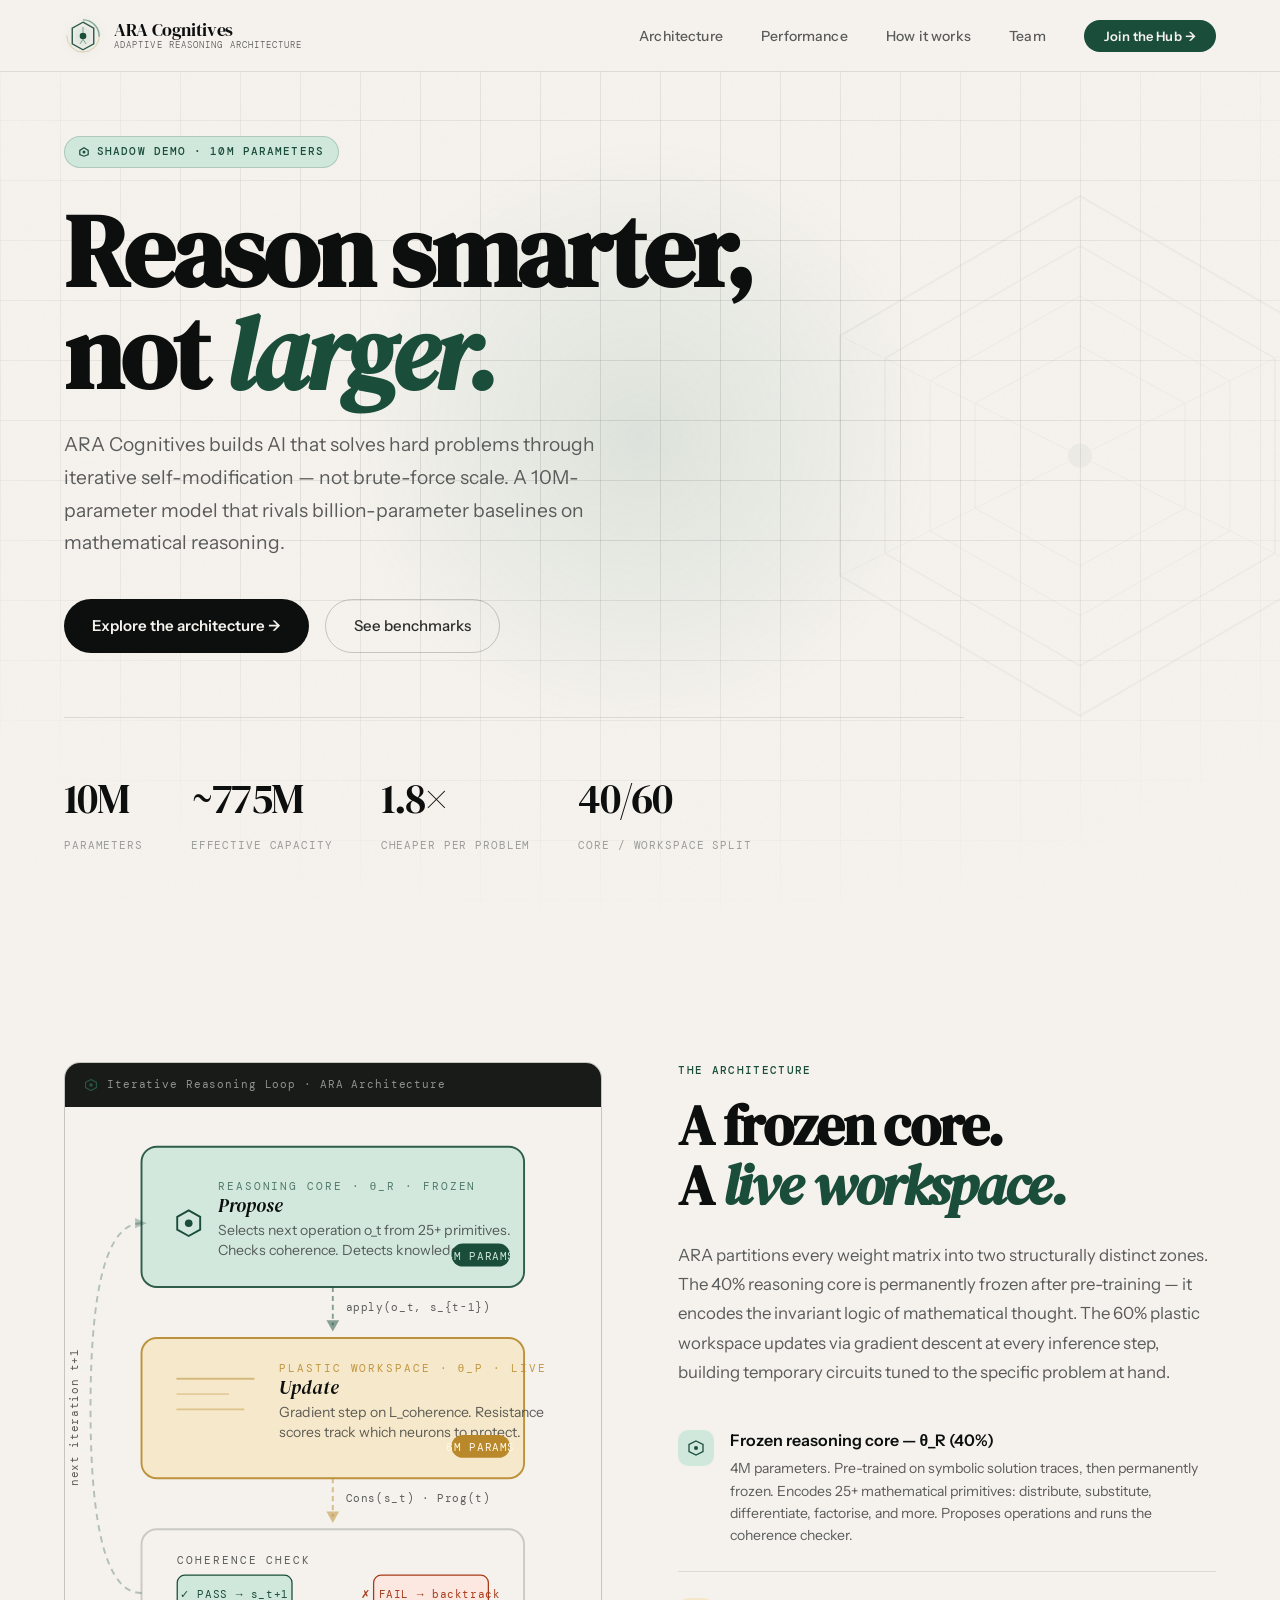
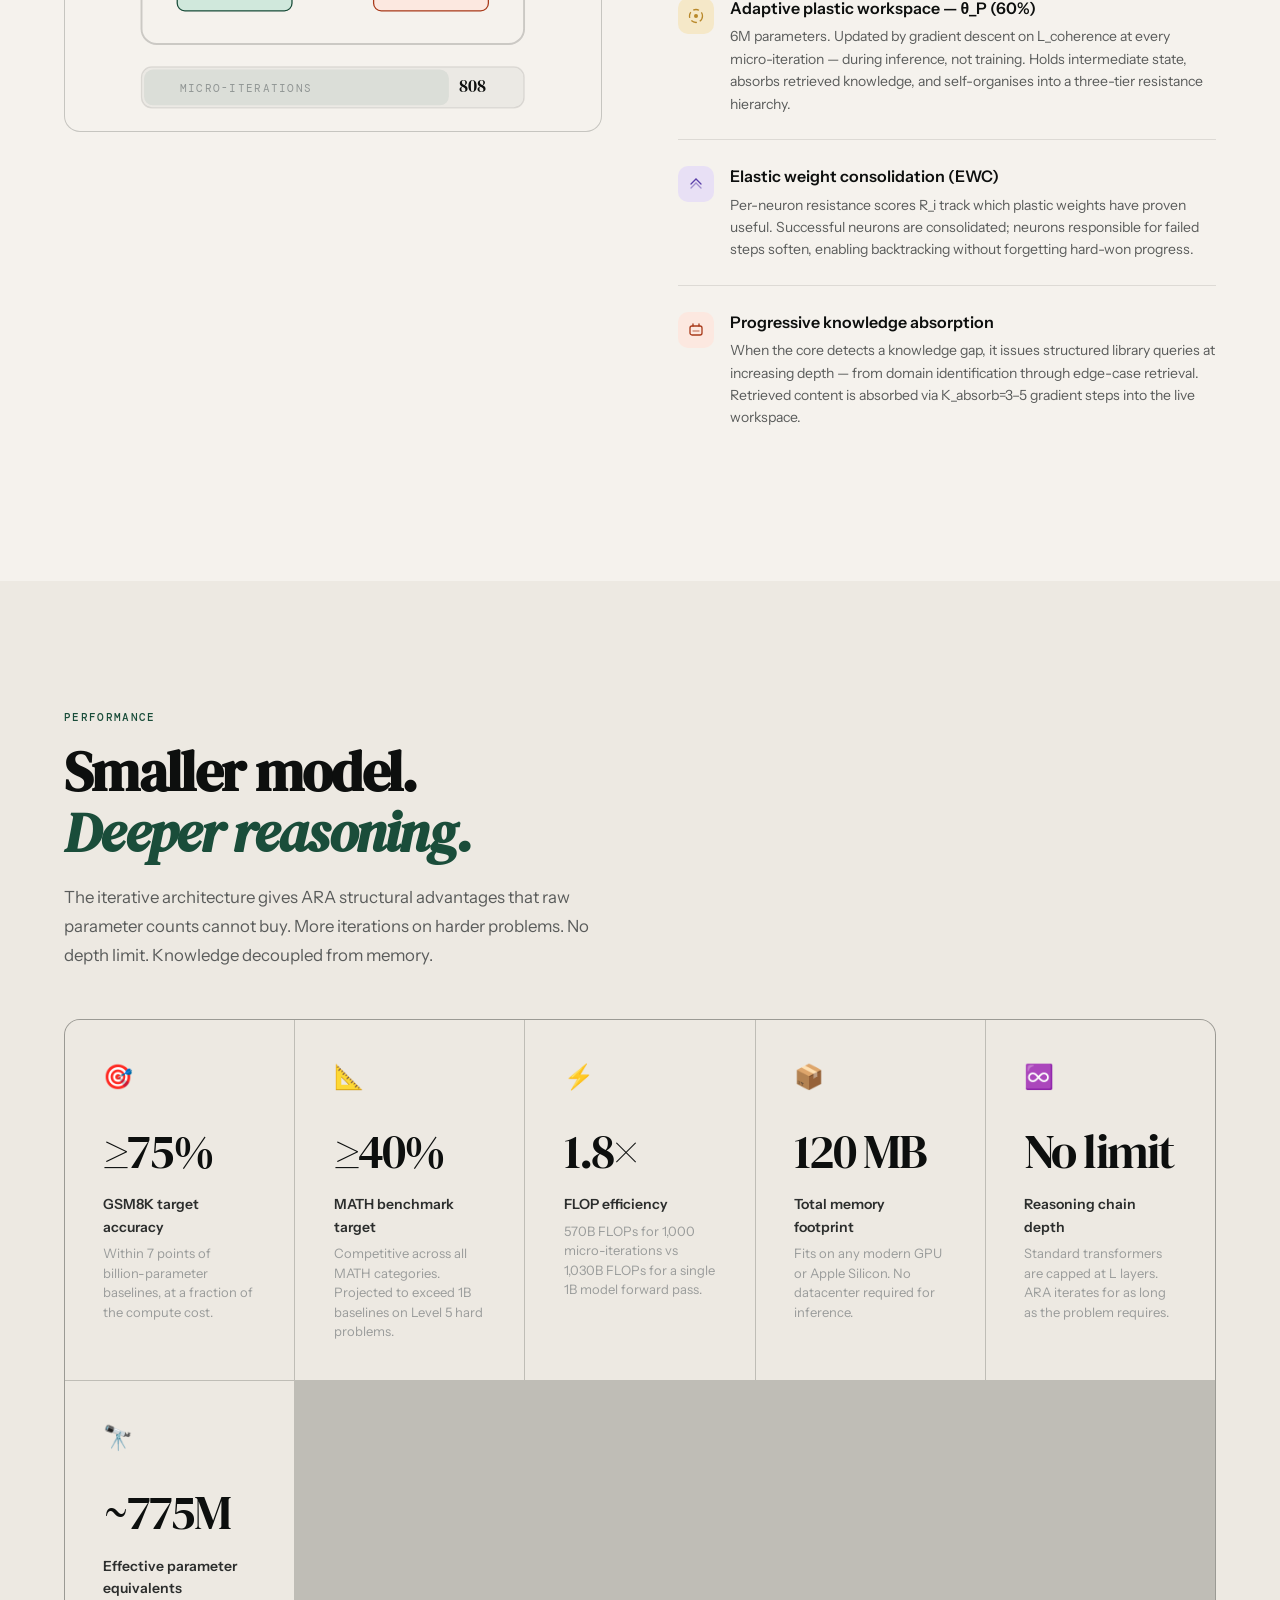
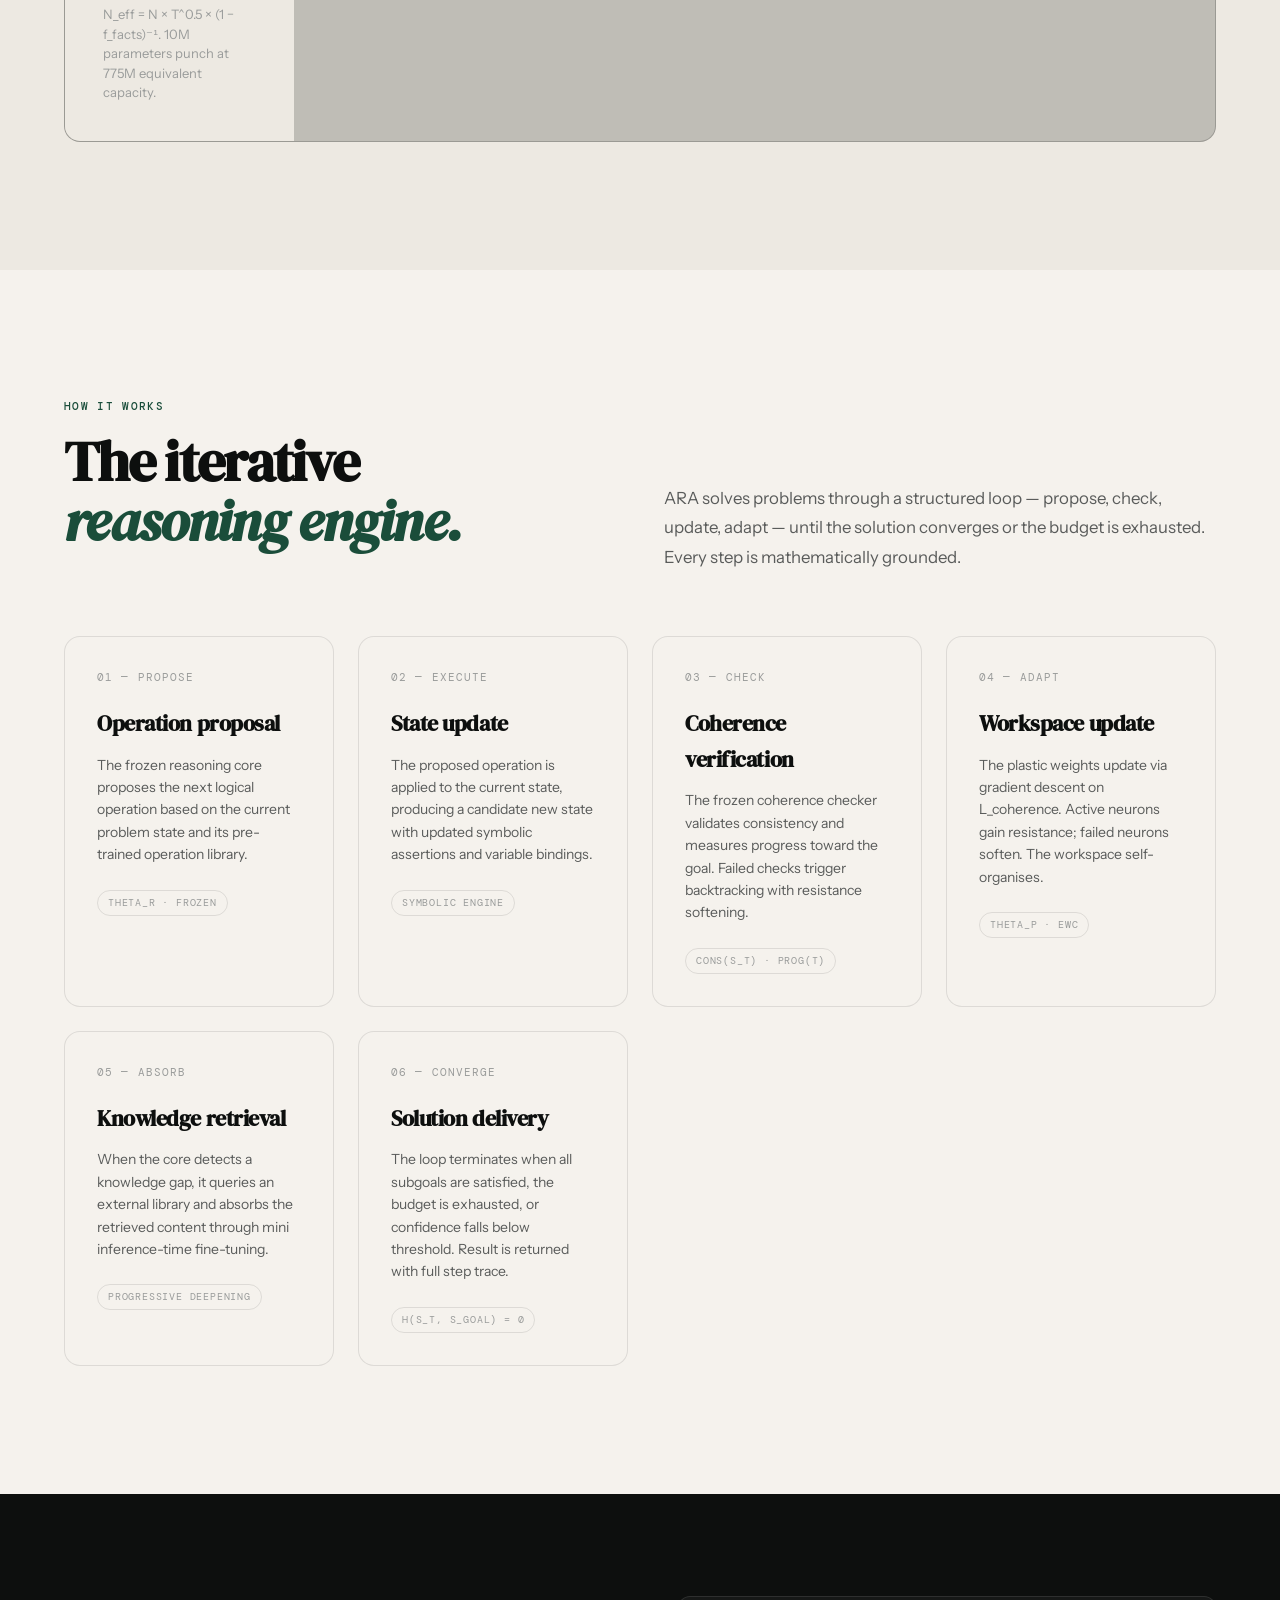
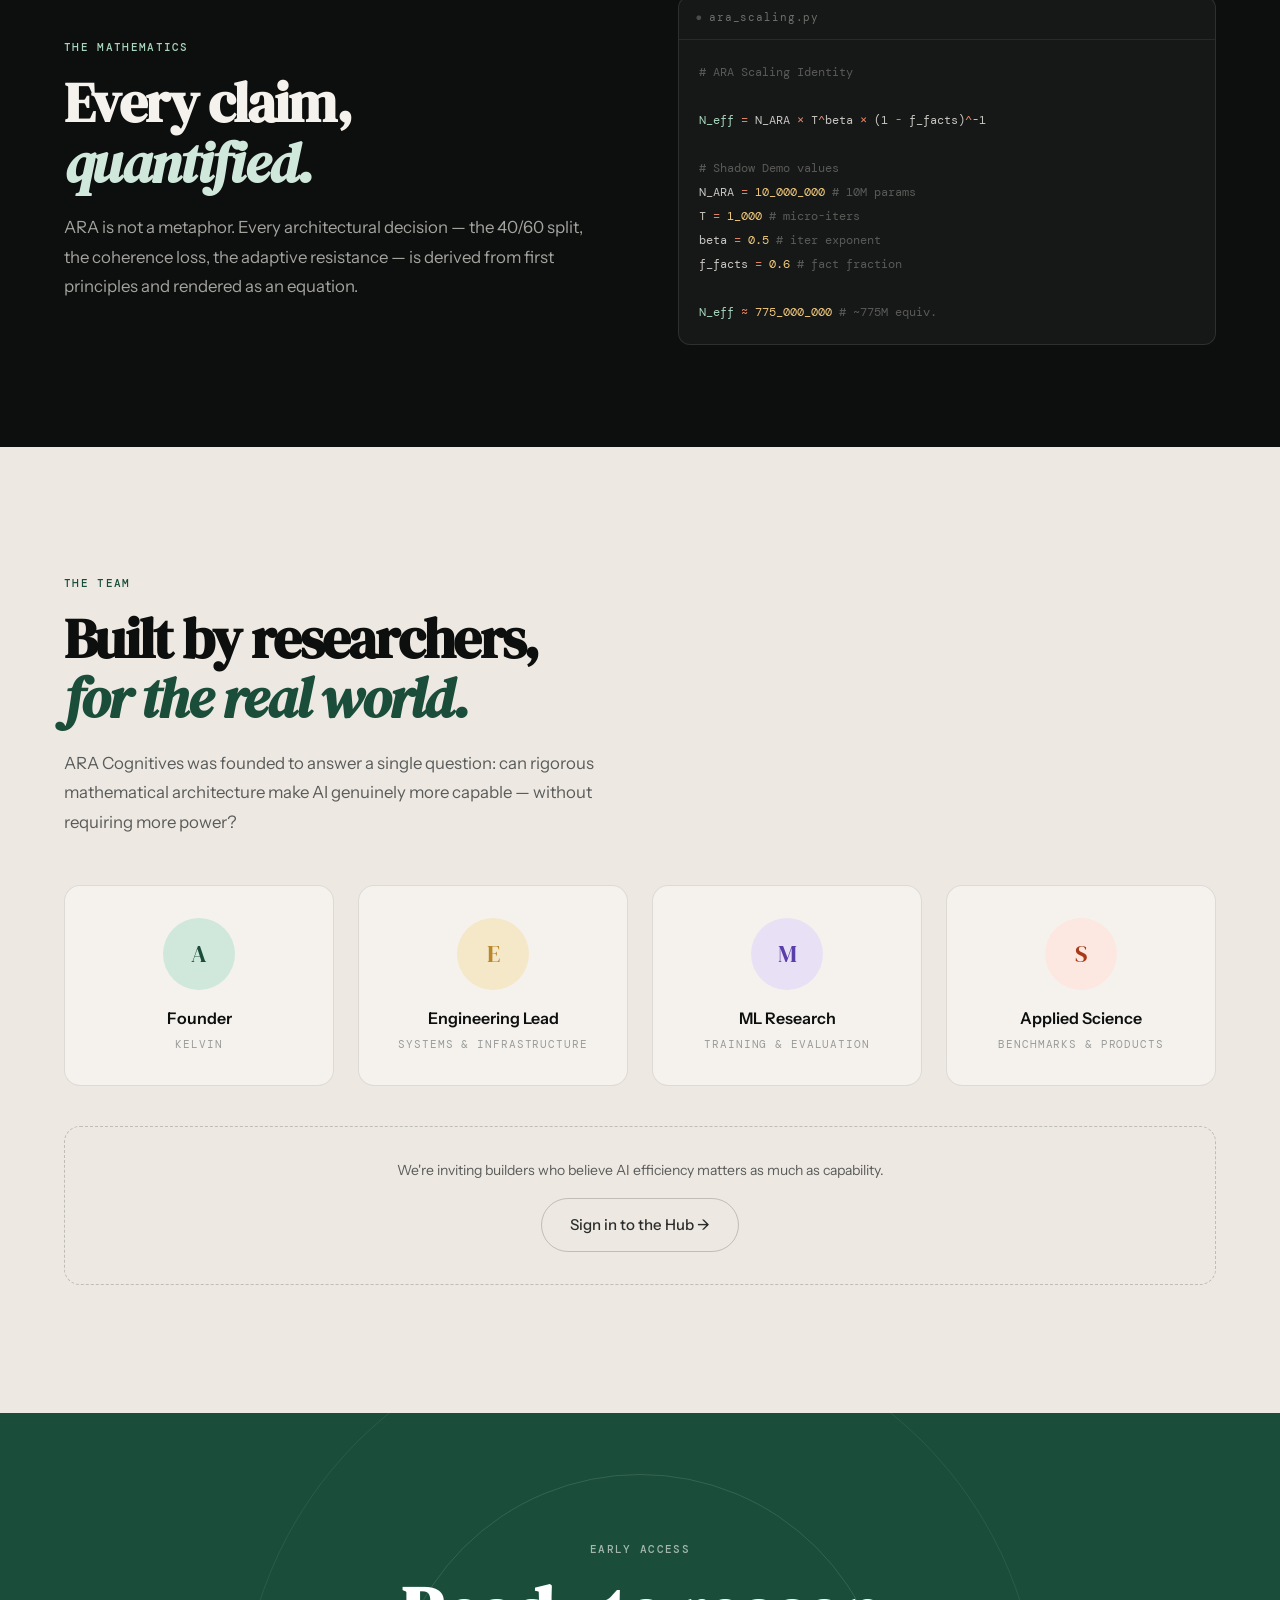
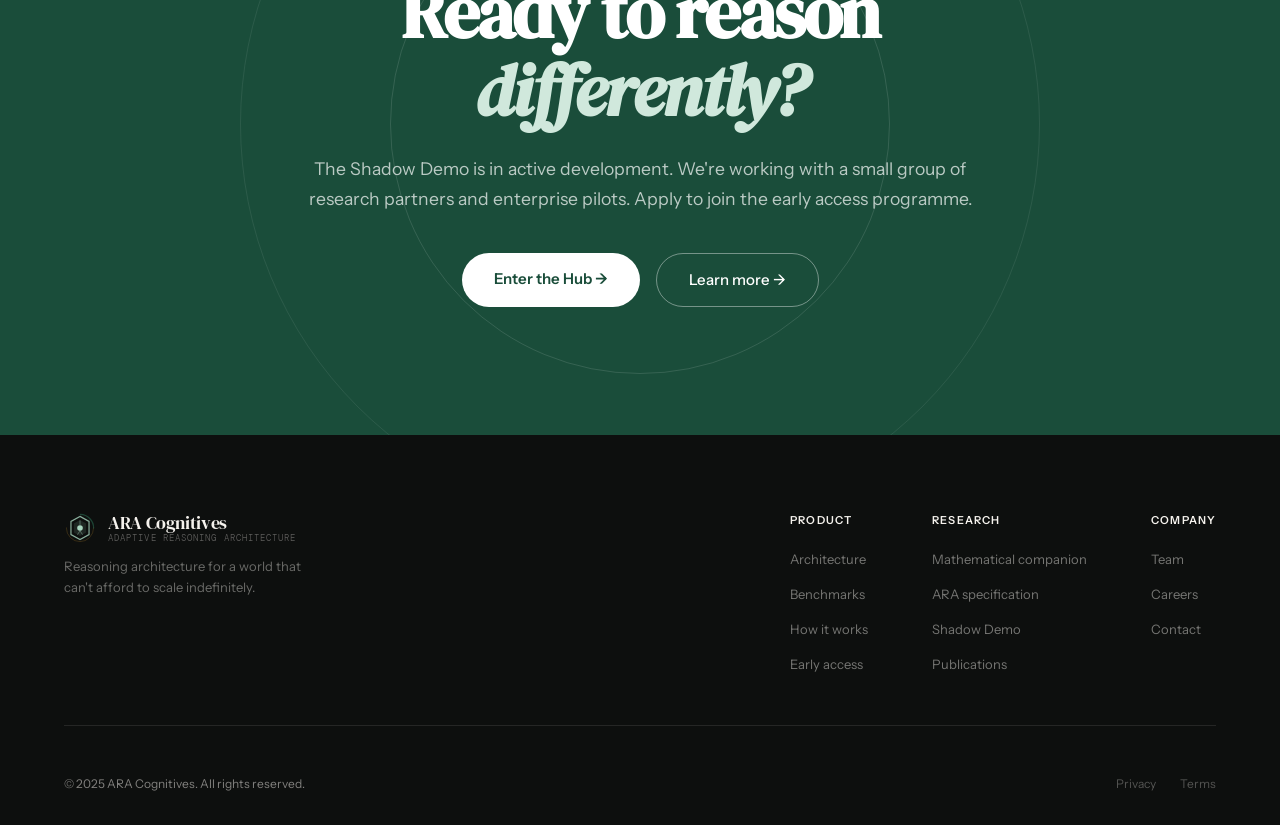
<file: know-more.html>
<!DOCTYPE html>
<html lang="en">
<head>
<meta charset="UTF-8">
<meta name="viewport" content="width=device-width, initial-scale=1.0">
<title>ARA Cognitives — Adaptive Reasoning Architecture</title>
<link rel="preconnect" href="https://fonts.googleapis.com">
<link rel="preconnect" href="https://fonts.gstatic.com" crossorigin>
<link href="https://fonts.googleapis.com/css2?family=DM+Serif+Display:ital@0;1&family=DM+Mono:wght@300;400;500&family=Instrument+Sans:wght@400;500;600&display=swap" rel="stylesheet">
<link rel="stylesheet" href="css/know-more.css">
</head>
<body>

<!-- ── NAV ── -->
<nav id="nav">
  <a href="#" class="nav-logo">
    <svg class="logo-mark" viewBox="0 0 40 40" fill="none" xmlns="http://www.w3.org/2000/svg">
      <circle cx="20" cy="20" r="17" stroke="#B8882A" stroke-width="1" stroke-dasharray="53.4 53.4" stroke-dashoffset="0" stroke-linecap="round" opacity="0.35" style="animation: ara-spin-slow 18s linear infinite; transform-origin:20px 20px"/>
      <circle cx="20" cy="20" r="17" stroke="#2D7A5C" stroke-width="1.5" stroke-dasharray="26.7 80.1" stroke-dashoffset="26.7" stroke-linecap="round" opacity="0.6" style="animation: ara-spin-rev 12s linear infinite; transform-origin:20px 20px"/>
      <polygon points="20,5.5 31.3,11.75 31.3,28.25 20,34.5 8.7,28.25 8.7,11.75" stroke="#1A4D3A" stroke-width="1.5" fill="none" opacity="0.9"/>
      <polygon points="20,10 27.7,14.5 27.7,25.5 20,30 12.3,25.5 12.3,14.5" fill="#D0E8DC" opacity="0.25"/>
      <circle cx="20" cy="20" r="3.5" fill="#1A4D3A"/>
      <line x1="20" y1="16.5" x2="20" y2="10.5" stroke="#1A4D3A" stroke-width="1" opacity="0.5"/>
      <line x1="20" y1="23.5" x2="23.2" y2="28.3" stroke="#1A4D3A" stroke-width="1" opacity="0.5"/>
      <line x1="20" y1="23.5" x2="16.8" y2="28.3" stroke="#1A4D3A" stroke-width="1" opacity="0.5"/>
    </svg>
    <div class="logo-wordmark">
      <span class="logo-name">ARA Cognitives</span>
      <span class="logo-sub">Adaptive Reasoning Architecture</span>
    </div>
  </a>
  <ul class="nav-links">
    <li><a href="#what">Architecture</a></li>
    <li><a href="#why">Performance</a></li>
    <li><a href="#how">How it works</a></li>
    <li><a href="#team">Team</a></li>
    <li><a href="index.html" class="nav-cta">Join the Hub →</a></li>
  </ul>
  <button class="nav-hamburger" id="hamburger" aria-label="Open menu">
    <span></span><span></span><span></span>
  </button>
</nav>

<div class="mobile-nav" id="mobile-nav">
  <a href="#what">Architecture</a>
  <a href="#why">Performance</a>
  <a href="#how">How it works</a>
  <a href="#team">Team</a>
  <a href="index.html">Join the Hub →</a>
</div>

<!-- ── HERO ── -->
<section class="hero">
  <div class="hero-grid-bg"></div>
  <div class="hero-orb"></div>
  <svg class="hero-hex-bg" viewBox="0 0 560 560" fill="none" xmlns="http://www.w3.org/2000/svg">
    <polygon points="280,20 520,160 520,400 280,540 40,400 40,160" stroke="#1A4D3A" stroke-width="2" fill="none"/>
    <polygon points="280,70 475,182.5 475,377.5 280,490 85,377.5 85,182.5" stroke="#1A4D3A" stroke-width="1.5" fill="none"/>
    <polygon points="280,120 430,205 430,355 280,440 130,355 130,205" stroke="#1A4D3A" stroke-width="1" fill="none"/>
    <polygon points="280,170 385,227.5 385,332.5 280,390 175,332.5 175,227.5" stroke="#1A4D3A" stroke-width="1" fill="none"/>
    <line x1="280" y1="20" x2="280" y2="540" stroke="#1A4D3A" stroke-width="0.8"/>
    <line x1="40" y1="160" x2="520" y2="400" stroke="#1A4D3A" stroke-width="0.8"/>
    <line x1="40" y1="400" x2="520" y2="160" stroke="#1A4D3A" stroke-width="0.8"/>
    <circle cx="280" cy="280" r="12" fill="#1A4D3A"/>
  </svg>
  <div class="hero-inner">
    <div class="hero-badge">
      <svg width="10" height="10" viewBox="0 0 10 10" fill="none" style="flex-shrink:0">
        <polygon points="5,0.8 9.2,3.4 9.2,7.6 5,9.2 0.8,7.6 0.8,3.4" stroke="#1A4D3A" stroke-width="1.2" fill="none"/>
        <circle cx="5" cy="5" r="1.5" fill="#1A4D3A"/>
      </svg>
      Shadow Demo · 10M Parameters
    </div>
    <h1>Reason smarter,<br>not <em>larger.</em></h1>
    <p class="hero-sub">ARA Cognitives builds AI that solves hard problems through iterative self-modification — not brute-force scale. A 10M-parameter model that rivals billion-parameter baselines on mathematical reasoning.</p>
    <div class="hero-actions">
      <a href="#what" class="btn-primary">Explore the architecture →</a>
      <a href="#why" class="btn-secondary">See benchmarks</a>
    </div>
    <div class="hero-stat-row">
      <div class="hero-stat">
        <span class="stat-val">10M</span>
        <span class="stat-label">Parameters</span>
      </div>
      <div class="hero-stat">
        <span class="stat-val">~775M</span>
        <span class="stat-label">Effective capacity</span>
      </div>
      <div class="hero-stat">
        <span class="stat-val">1.8×</span>
        <span class="stat-label">Cheaper per problem</span>
      </div>
      <div class="hero-stat">
        <span class="stat-val">40/60</span>
        <span class="stat-label">Core / workspace split</span>
      </div>
    </div>
  </div>
</section>

<!-- ── WHAT ── -->
<section class="what" id="what">
  <div class="what-inner">
    <div class="what-visual reveal">
      <div class="ara-diagram-wrap">
        <div class="ara-diag-header">
          <svg width="12" height="12" viewBox="0 0 12 12" fill="none">
            <polygon points="6,0.5 11.5,3.5 11.5,8.5 6,11.5 0.5,8.5 0.5,3.5" stroke="#1A4D3A" stroke-width="1.2" fill="none"/>
            <circle cx="6" cy="6" r="1.8" fill="#1A4D3A"/>
          </svg>
          <span>Iterative Reasoning Loop · ARA Architecture</span>
        </div>
        <svg class="ara-loop-svg" viewBox="0 0 420 480" fill="none" xmlns="http://www.w3.org/2000/svg" id="ara-loop-svg">
          <rect x="60" y="28" width="300" height="110" rx="12" fill="#D0E8DC" stroke="#1A4D3A" stroke-width="1.5" opacity="0.9"/>
          <polygon points="88,83 97,78 106,83 106,93 97,98 88,93" stroke="#1A4D3A" stroke-width="1.5" fill="none"/>
          <circle cx="97" cy="88" r="3" fill="#1A4D3A"/>
          <text x="120" y="62" font-family="DM Mono, monospace" font-size="9" fill="#1A4D3A" letter-spacing="1.5" opacity="0.7">REASONING CORE · θ_R · FROZEN</text>
          <text x="120" y="79" font-family="DM Serif Display, serif" font-size="15" fill="#0D0F0E" font-style="italic">Propose</text>
          <text x="120" y="97" font-family="Instrument Sans, sans-serif" font-size="11" fill="#2C2E2D" opacity="0.75">Selects next operation o_t from 25+ primitives.</text>
          <text x="120" y="113" font-family="Instrument Sans, sans-serif" font-size="11" fill="#2C2E2D" opacity="0.75">Checks coherence. Detects knowledge gaps.</text>
          <rect x="303" y="104" width="46" height="18" rx="9" fill="#1A4D3A"/>
          <text x="326" y="116.5" font-family="DM Mono, monospace" font-size="9" fill="#D0E8DC" text-anchor="middle" letter-spacing="0.5">4M PARAMS</text>
          <line x1="210" y1="138" x2="210" y2="168" stroke="#1A4D3A" stroke-width="1.5" stroke-dasharray="4 3" opacity="0.5"/>
          <polygon points="205,164 210,173 215,164" fill="#1A4D3A" opacity="0.5"/>
          <text x="220" y="157" font-family="DM Mono, monospace" font-size="9" fill="#5A5C5B" letter-spacing="0.5">apply(o_t, s_{t-1})</text>
          <rect x="60" y="178" width="300" height="110" rx="12" fill="#F5E8C8" stroke="#B8882A" stroke-width="1.5" opacity="0.9"/>
          <line x1="88" y1="210" x2="148" y2="210" stroke="#B8882A" stroke-width="1.5" stroke-linecap="round" opacity="0.5" class="diag-pulse-line"/>
          <line x1="88" y1="222" x2="128" y2="222" stroke="#B8882A" stroke-width="1.5" stroke-linecap="round" opacity="0.3" class="diag-pulse-line" style="animation-delay:0.3s"/>
          <line x1="88" y1="234" x2="140" y2="234" stroke="#B8882A" stroke-width="1.5" stroke-linecap="round" opacity="0.4" class="diag-pulse-line" style="animation-delay:0.6s"/>
          <text x="168" y="205" font-family="DM Mono, monospace" font-size="9" fill="#B8882A" letter-spacing="1.5" opacity="0.85">PLASTIC WORKSPACE · θ_P · LIVE</text>
          <text x="168" y="222" font-family="DM Serif Display, serif" font-size="15" fill="#0D0F0E" font-style="italic">Update</text>
          <text x="168" y="240" font-family="Instrument Sans, sans-serif" font-size="11" fill="#2C2E2D" opacity="0.75">Gradient step on L_coherence. Resistance</text>
          <text x="168" y="256" font-family="Instrument Sans, sans-serif" font-size="11" fill="#2C2E2D" opacity="0.75">scores track which neurons to protect.</text>
          <rect x="303" y="254" width="46" height="18" rx="9" fill="#B8882A"/>
          <text x="326" y="266.5" font-family="DM Mono, monospace" font-size="9" fill="#FFF8E7" text-anchor="middle" letter-spacing="0.5">6M PARAMS</text>
          <line x1="210" y1="288" x2="210" y2="318" stroke="#B8882A" stroke-width="1.5" stroke-dasharray="4 3" opacity="0.5"/>
          <polygon points="205,314 210,323 215,314" fill="#B8882A" opacity="0.5"/>
          <text x="220" y="307" font-family="DM Mono, monospace" font-size="9" fill="#5A5C5B" letter-spacing="0.5">Cons(s_t) · Prog(t)</text>
          <rect x="60" y="328" width="300" height="90" rx="12" fill="#F5F2ED" stroke="rgba(13,15,14,0.18)" stroke-width="1.5"/>
          <text x="88" y="355" font-family="DM Mono, monospace" font-size="9" fill="#5A5C5B" letter-spacing="1.5">COHERENCE CHECK</text>
          <rect x="88" y="364" width="90" height="28" rx="6" fill="#D0E8DC" stroke="#1A4D3A" stroke-width="1"/>
          <text x="133" y="382" font-family="DM Mono, monospace" font-size="9" fill="#1A4D3A" text-anchor="middle" letter-spacing="0.5">✓ PASS → s_t+1</text>
          <rect x="242" y="364" width="90" height="28" rx="6" fill="#FCE8E0" stroke="#A83A1A" stroke-width="1"/>
          <text x="287" y="382" font-family="DM Mono, monospace" font-size="9" fill="#A83A1A" text-anchor="middle" letter-spacing="0.5">✗ FAIL → backtrack</text>
          <path d="M 60,378 Q 20,378 20,233 Q 20,88 60,88" stroke="#1A4D3A" stroke-width="1.5" stroke-dasharray="5 4" opacity="0.3"/>
          <polygon points="55,84 64,88 55,92" fill="#1A4D3A" opacity="0.3"/>
          <text x="10" y="240" font-family="DM Mono, monospace" font-size="8.5" fill="#5A5C5B" text-anchor="middle" letter-spacing="0.5" transform="rotate(-90 10 240)">next iteration t+1</text>
          <rect x="60" y="436" width="300" height="32" rx="8" fill="rgba(13,15,14,0.04)" stroke="rgba(13,15,14,0.1)" stroke-width="1"/>
          <text x="90" y="456" font-family="DM Mono, monospace" font-size="9" fill="#9A9C9B" letter-spacing="1">MICRO-ITERATIONS</text>
          <text x="330" y="456" font-family="DM Serif Display, serif" font-size="14" fill="#0D0F0E" text-anchor="end" id="iter-counter">0</text>
          <rect x="62" y="438" width="0" height="28" rx="7" fill="rgba(26,77,58,0.07)" id="iter-bar"/>
        </svg>
      </div>
    </div>
    <div class="what-content reveal">
      <span class="section-tag">The architecture</span>
      <h2>A frozen core.<br>A <em>live workspace.</em></h2>
      <p class="section-body">ARA partitions every weight matrix into two structurally distinct zones. The 40% reasoning core is permanently frozen after pre-training — it encodes the invariant logic of mathematical thought. The 60% plastic workspace updates via gradient descent at every inference step, building temporary circuits tuned to the specific problem at hand.</p>
      <div class="feature-list">
        <div class="feature-item">
          <div class="feature-icon" style="background:var(--accent-light)">
            <svg width="16" height="16" viewBox="0 0 16 16" fill="none"><polygon points="8,1 15,4.5 15,11.5 8,15 1,11.5 1,4.5" stroke="#1A4D3A" stroke-width="1.3" fill="none"/><circle cx="8" cy="8" r="2" fill="#1A4D3A"/></svg>
          </div>
          <div class="feature-text">
            <h3>Frozen reasoning core — θ_R (40%)</h3>
            <p>4M parameters. Pre-trained on symbolic solution traces, then permanently frozen. Encodes 25+ mathematical primitives: distribute, substitute, differentiate, factorise, and more. Proposes operations and runs the coherence checker.</p>
          </div>
        </div>
        <div class="feature-item">
          <div class="feature-icon" style="background:var(--gold-light)">
            <svg width="16" height="16" viewBox="0 0 16 16" fill="none"><circle cx="8" cy="8" r="6.5" stroke="#B8882A" stroke-width="1.3" stroke-dasharray="6 3"/><circle cx="8" cy="8" r="2" fill="#B8882A"/></svg>
          </div>
          <div class="feature-text">
            <h3>Adaptive plastic workspace — θ_P (60%)</h3>
            <p>6M parameters. Updated by gradient descent on L_coherence at every micro-iteration — during inference, not training. Holds intermediate state, absorbs retrieved knowledge, and self-organises into a three-tier resistance hierarchy.</p>
          </div>
        </div>
        <div class="feature-item">
          <div class="feature-icon" style="background:#E8E0F5">
            <svg width="16" height="16" viewBox="0 0 16 16" fill="none"><path d="M3 8 L8 3 L13 8" stroke="#5A3FA8" stroke-width="1.3" stroke-linecap="round"/><path d="M3 12 L8 7 L13 12" stroke="#5A3FA8" stroke-width="1.3" stroke-linecap="round" opacity="0.5"/></svg>
          </div>
          <div class="feature-text">
            <h3>Elastic weight consolidation (EWC)</h3>
            <p>Per-neuron resistance scores R_i track which plastic weights have proven useful. Successful neurons are consolidated; neurons responsible for failed steps soften, enabling backtracking without forgetting hard-won progress.</p>
          </div>
        </div>
        <div class="feature-item">
          <div class="feature-icon" style="background:#FCE8E0">
            <svg width="16" height="16" viewBox="0 0 16 16" fill="none"><rect x="2" y="4" width="12" height="9" rx="2" stroke="#A83A1A" stroke-width="1.3"/><line x1="5" y1="4" x2="5" y2="2" stroke="#A83A1A" stroke-width="1.3" stroke-linecap="round"/><line x1="11" y1="4" x2="11" y2="2" stroke="#A83A1A" stroke-width="1.3" stroke-linecap="round"/><line x1="5" y1="9" x2="11" y2="9" stroke="#A83A1A" stroke-width="1.3" stroke-linecap="round" opacity="0.5"/></svg>
          </div>
          <div class="feature-text">
            <h3>Progressive knowledge absorption</h3>
            <p>When the core detects a knowledge gap, it issues structured library queries at increasing depth — from domain identification through edge-case retrieval. Retrieved content is absorbed via K_absorb=3–5 gradient steps into the live workspace.</p>
          </div>
        </div>
      </div>
    </div>
  </div>
</section>

<!-- ── WHY ── -->
<section class="why" id="why">
  <div class="why-inner">
    <div class="why-header reveal">
      <span class="section-tag">Performance</span>
      <h2>Smaller model.<br><em>Deeper reasoning.</em></h2>
      <p class="section-body">The iterative architecture gives ARA structural advantages that raw parameter counts cannot buy. More iterations on harder problems. No depth limit. Knowledge decoupled from memory.</p>
    </div>
    <div class="metrics-grid reveal">
      <div class="metric-card">
        <span class="metric-icon">🎯</span>
        <span class="metric-val">≥75%</span>
        <span class="metric-label">GSM8K target accuracy</span>
        <p class="metric-desc">Within 7 points of billion-parameter baselines, at a fraction of the compute cost.</p>
      </div>
      <div class="metric-card">
        <span class="metric-icon">📐</span>
        <span class="metric-val">≥40%</span>
        <span class="metric-label">MATH benchmark target</span>
        <p class="metric-desc">Competitive across all MATH categories. Projected to exceed 1B baselines on Level 5 hard problems.</p>
      </div>
      <div class="metric-card">
        <span class="metric-icon">⚡</span>
        <span class="metric-val">1.8×</span>
        <span class="metric-label">FLOP efficiency</span>
        <p class="metric-desc">570B FLOPs for 1,000 micro-iterations vs 1,030B FLOPs for a single 1B model forward pass.</p>
      </div>
      <div class="metric-card">
        <span class="metric-icon">📦</span>
        <span class="metric-val">120 MB</span>
        <span class="metric-label">Total memory footprint</span>
        <p class="metric-desc">Fits on any modern GPU or Apple Silicon. No datacenter required for inference.</p>
      </div>
      <div class="metric-card">
        <span class="metric-icon">♾️</span>
        <span class="metric-val">No limit</span>
        <span class="metric-label">Reasoning chain depth</span>
        <p class="metric-desc">Standard transformers are capped at L layers. ARA iterates for as long as the problem requires.</p>
      </div>
      <div class="metric-card">
        <span class="metric-icon">🔭</span>
        <span class="metric-val">~775M</span>
        <span class="metric-label">Effective parameter equivalents</span>
        <p class="metric-desc">N_eff = N × T^0.5 × (1 − f_facts)⁻¹. 10M parameters punch at 775M equivalent capacity.</p>
      </div>
    </div>
  </div>
</section>

<!-- ── HOW ── -->
<section class="how" id="how">
  <div class="how-inner">
    <div class="how-header reveal">
      <div>
        <span class="section-tag">How it works</span>
        <h2>The iterative<br><em>reasoning engine.</em></h2>
      </div>
      <p class="section-body">ARA solves problems through a structured loop — propose, check, update, adapt — until the solution converges or the budget is exhausted. Every step is mathematically grounded.</p>
    </div>
    <div class="steps-grid reveal">
      <div class="step-card">
        <span class="step-num">01 — PROPOSE</span>
        <h3>Operation proposal</h3>
        <p>The frozen reasoning core proposes the next logical operation based on the current problem state and its pre-trained operation library.</p>
        <span class="step-tag">theta_R · frozen</span>
      </div>
      <div class="step-card">
        <span class="step-num">02 — EXECUTE</span>
        <h3>State update</h3>
        <p>The proposed operation is applied to the current state, producing a candidate new state with updated symbolic assertions and variable bindings.</p>
        <span class="step-tag">Symbolic engine</span>
      </div>
      <div class="step-card">
        <span class="step-num">03 — CHECK</span>
        <h3>Coherence verification</h3>
        <p>The frozen coherence checker validates consistency and measures progress toward the goal. Failed checks trigger backtracking with resistance softening.</p>
        <span class="step-tag">Cons(s_t) · Prog(t)</span>
      </div>
      <div class="step-card">
        <span class="step-num">04 — ADAPT</span>
        <h3>Workspace update</h3>
        <p>The plastic weights update via gradient descent on L_coherence. Active neurons gain resistance; failed neurons soften. The workspace self-organises.</p>
        <span class="step-tag">theta_P · EWC</span>
      </div>
      <div class="step-card">
        <span class="step-num">05 — ABSORB</span>
        <h3>Knowledge retrieval</h3>
        <p>When the core detects a knowledge gap, it queries an external library and absorbs the retrieved content through mini inference-time fine-tuning.</p>
        <span class="step-tag">Progressive deepening</span>
      </div>
      <div class="step-card">
        <span class="step-num">06 — CONVERGE</span>
        <h3>Solution delivery</h3>
        <p>The loop terminates when all subgoals are satisfied, the budget is exhausted, or confidence falls below threshold. Result is returned with full step trace.</p>
        <span class="step-tag">h(s_t, s_goal) = 0</span>
      </div>
    </div>
  </div>
</section>

<!-- ── DARK BAND ── -->
<div class="dark-band">
  <div class="dark-band-inner">
    <div class="reveal">
      <span class="section-tag" style="color:#A8D5BE">The mathematics</span>
      <h2>Every claim,<br><em>quantified.</em></h2>
      <p class="section-body">ARA is not a metaphor. Every architectural decision — the 40/60 split, the coherence loss, the adaptive resistance — is derived from first principles and rendered as an equation.</p>
    </div>
    <div class="code-block reveal">
      <div class="code-header">
        <span style="opacity:0.6">●</span>
        ara_scaling.py
      </div>
      <div class="code-body">
        <span class="code-comment"># ARA Scaling Identity</span><br>
        <br>
        <span class="code-key">N_eff</span> <span class="code-op">=</span> N_ARA <span class="code-op">×</span> T<span class="code-op">^</span>beta <span class="code-op">×</span> (1 <span class="code-op">-</span> f_facts)<span class="code-op">^</span>-1<br>
        <br>
        <span class="code-comment"># Shadow Demo values</span><br>
        N_ARA     <span class="code-op">=</span> <span class="code-val">10_000_000</span>   <span class="code-comment"># 10M params</span><br>
        T         <span class="code-op">=</span> <span class="code-val">1_000</span>        <span class="code-comment"># micro-iters</span><br>
        beta      <span class="code-op">=</span> <span class="code-val">0.5</span>          <span class="code-comment"># iter exponent</span><br>
        f_facts   <span class="code-op">=</span> <span class="code-val">0.6</span>          <span class="code-comment"># fact fraction</span><br>
        <br>
        <span class="code-key">N_eff</span>     <span class="code-op">≈</span> <span class="code-val">775_000_000</span>  <span class="code-comment"># ~775M equiv.</span>
      </div>
    </div>
  </div>
</div>

<!-- ── TEAM ── -->
<section class="team" id="team">
  <div class="team-inner">
    <div class="team-header reveal">
      <span class="section-tag">The team</span>
      <h2>Built by researchers,<br><em>for the real world.</em></h2>
      <p class="section-body">ARA Cognitives was founded to answer a single question: can rigorous mathematical architecture make AI genuinely more capable — without requiring more power?</p>
    </div>
    <div class="team-grid reveal">
      <div class="team-card">
        <div class="team-avatar">A</div>
        <div class="team-name">Founder</div>
        <div class="team-role">Kelvin</div>
      </div>
      <div class="team-card">
        <div class="team-avatar" style="background:var(--gold-light); color:var(--gold)">E</div>
        <div class="team-name">Engineering Lead</div>
        <div class="team-role">Systems & Infrastructure</div>
      </div>
      <div class="team-card">
        <div class="team-avatar" style="background:#E8E0F5; color:#5A3FA8">M</div>
        <div class="team-name">ML Research</div>
        <div class="team-role">Training & Evaluation</div>
      </div>
      <div class="team-card">
        <div class="team-avatar" style="background:#FCE8E0; color:#A83A1A">S</div>
        <div class="team-name">Applied Science</div>
        <div class="team-role">Benchmarks & Products</div>
      </div>
    </div>
    <div style="margin-top:2.5rem; padding:2rem; border:1px dashed var(--border-strong); border-radius:16px; text-align:center;" class="reveal">
      <p style="font-size:14px; color:var(--ink-3); margin-bottom:1rem;">We're inviting builders who believe AI efficiency matters as much as capability.</p>
      <a href="index.html" class="btn-secondary" style="display:inline-flex;">Sign in to the Hub →</a>
    </div>
  </div>
</section>

<!-- ── CTA ── -->
<section class="cta-section" id="contact">
  <div class="cta-inner">
    <span class="section-tag" style="color:rgba(255,255,255,0.6); display:block; margin-bottom:1rem">Early access</span>
    <h2>Ready to reason<br><em>differently?</em></h2>
    <p>The Shadow Demo is in active development. We're working with a small group of research partners and enterprise pilots. Apply to join the early access programme.</p>
    <div class="cta-actions">
      <a href="index.html" class="btn-white">Enter the Hub →</a>
      <a href="#" class="btn-outline-white">Learn more →</a>
    </div>
  </div>
</section>

<!-- ── FOOTER ── -->
<footer>
  <div class="footer-inner">
    <div class="footer-top">
      <div class="footer-brand">
        <div class="nav-logo" style="display:flex; align-items:center; gap:12px; text-decoration:none;">
          <svg width="32" height="32" viewBox="0 0 40 40" fill="none">
            <circle cx="20" cy="20" r="17" stroke="#B8882A" stroke-width="1" stroke-dasharray="53.4 53.4" stroke-dashoffset="0" stroke-linecap="round" opacity="0.3"/>
            <circle cx="20" cy="20" r="17" stroke="#2D7A5C" stroke-width="1.5" stroke-dasharray="26.7 80.1" stroke-dashoffset="26.7" stroke-linecap="round" opacity="0.5"/>
            <polygon points="20,5.5 31.3,11.75 31.3,28.25 20,34.5 8.7,28.25 8.7,11.75" stroke="#A8D5BE" stroke-width="1.5" fill="none" opacity="0.8"/>
            <polygon points="20,10 27.7,14.5 27.7,25.5 20,30 12.3,25.5 12.3,14.5" fill="#A8D5BE" opacity="0.12"/>
            <circle cx="20" cy="20" r="3.5" fill="#A8D5BE"/>
            <line x1="20" y1="16.5" x2="20" y2="10.5" stroke="#A8D5BE" stroke-width="1" opacity="0.5"/>
            <line x1="20" y1="23.5" x2="23.2" y2="28.3" stroke="#A8D5BE" stroke-width="1" opacity="0.5"/>
            <line x1="20" y1="23.5" x2="16.8" y2="28.3" stroke="#A8D5BE" stroke-width="1" opacity="0.5"/>
          </svg>
          <div class="logo-wordmark">
            <span class="logo-name">ARA Cognitives</span>
            <span class="logo-sub">Adaptive Reasoning Architecture</span>
          </div>
        </div>
        <p class="footer-tagline">Reasoning architecture for a world that can't afford to scale indefinitely.</p>
      </div>
      <div class="footer-links">
        <div class="footer-col">
          <h4>Product</h4>
          <ul>
            <li><a href="#what">Architecture</a></li>
            <li><a href="#why">Benchmarks</a></li>
            <li><a href="#how">How it works</a></li>
            <li><a href="#contact">Early access</a></li>
          </ul>
        </div>
        <div class="footer-col">
          <h4>Research</h4>
          <ul>
            <li><a href="#">Mathematical companion</a></li>
            <li><a href="#">ARA specification</a></li>
            <li><a href="#">Shadow Demo</a></li>
            <li><a href="#">Publications</a></li>
          </ul>
        </div>
        <div class="footer-col">
          <h4>Company</h4>
          <ul>
            <li><a href="#team">Team</a></li>
            <li><a href="#">Careers</a></li>
            <li><a href="mailto:hello@aracognitives.ai">Contact</a></li>
          </ul>
        </div>
      </div>
    </div>
    <div class="footer-bottom">
      <span>© 2025 ARA Cognitives. All rights reserved.</span>
      <div class="footer-bottom-links">
        <a href="#">Privacy</a>
        <a href="#">Terms</a>
      </div>
    </div>
  </div>
</footer>

<script>
  const nav = document.getElementById('nav');
  window.addEventListener('scroll', () => {
    nav.classList.toggle('scrolled', window.scrollY > 20);
  });

  const hamburger = document.getElementById('hamburger');
  const mobileNav = document.getElementById('mobile-nav');
  hamburger.addEventListener('click', () => {
    mobileNav.classList.toggle('open');
  });

  mobileNav.querySelectorAll('a').forEach(a => {
    a.addEventListener('click', () => mobileNav.classList.remove('open'));
  });

  const observer = new IntersectionObserver((entries) => {
    entries.forEach(e => {
      if (e.isIntersecting) {
        e.target.classList.add('visible');
        observer.unobserve(e.target);
      }
    });
  }, { threshold: 0.12 });

  document.querySelectorAll('.reveal').forEach(el => observer.observe(el));

  let counterStarted = false;
  const iterEl = document.getElementById('iter-counter');
  const iterBar = document.getElementById('iter-bar');
  const archObserver = new IntersectionObserver((entries) => {
    if (entries[0].isIntersecting && !counterStarted) {
      counterStarted = true;
      let count = 0;
      const target = 1000;
      const duration = 2200;
      const step = Math.ceil(target / (duration / 16));
      const timer = setInterval(() => {
        count = Math.min(count + step, target);
        if (iterEl) iterEl.textContent = count.toLocaleString();
        if (iterBar) iterBar.setAttribute('width', Math.round((count / target) * 296));
        if (count >= target) clearInterval(timer);
      }, 16);
    }
  }, { threshold: 0.4 });

  const araDiagram = document.querySelector('.ara-diagram-wrap');
  if (araDiagram) archObserver.observe(araDiagram);
</script>
</body>
</html>
</file>
<file: css/know-more.css>
*, *::before, *::after { box-sizing: border-box; margin: 0; padding: 0; }

  :root {
    --ink: #0D0F0E;
    --ink-2: #2C2E2D;
    --ink-3: #5A5C5B;
    --ink-4: #9A9C9B;
    --paper: #F5F2ED;
    --paper-2: #EDE9E2;
    --paper-3: #E0DCD5;
    --accent: #1A4D3A;
    --accent-2: #2D7A5C;
    --accent-light: #D0E8DC;
    --accent-glow: rgba(45,122,92,0.12);
    --gold: #B8882A;
    --gold-light: #F5E8C8;
    --border: rgba(13,15,14,0.1);
    --border-strong: rgba(13,15,14,0.2);
    --nav-h: 72px;
  }

  html { scroll-behavior: smooth; }

  body {
    font-family: 'Instrument Sans', sans-serif;
    background: var(--paper);
    color: var(--ink);
    line-height: 1.6;
    overflow-x: hidden;
  }

  body::before {
    content: '';
    position: fixed;
    inset: 0;
    background-image: url("data:image/svg+xml,%3Csvg viewBox='0 0 256 256' xmlns='http://www.w3.org/2000/svg'%3E%3Cfilter id='noise'%3E%3CfeTurbulence type='fractalNoise' baseFrequency='0.9' numOctaves='4' stitchTiles='stitch'/%3E%3C/filter%3E%3Crect width='100%25' height='100%25' filter='url(%23noise)' opacity='0.03'/%3E%3C/svg%3E");
    pointer-events: none;
    z-index: -1;
    opacity: 0.4;
  }

  nav {
    position: fixed;
    top: 0; left: 0; right: 0;
    height: var(--nav-h);
    display: flex;
    align-items: center;
    justify-content: space-between;
    padding: 0 clamp(1.5rem, 5vw, 4rem);
    background: rgba(245,242,237,0.88);
    backdrop-filter: blur(12px);
    border-bottom: 1px solid var(--border);
    z-index: 100;
    transition: box-shadow 0.3s;
  }

  nav.scrolled { box-shadow: 0 2px 24px rgba(13,15,14,0.08); }

  .nav-logo {
    display: flex;
    align-items: center;
    gap: 12px;
    text-decoration: none;
  }

  .logo-mark {
    width: 38px; height: 38px;
    flex-shrink: 0;
  }

  .logo-wordmark {
    display: flex;
    flex-direction: column;
    line-height: 1;
  }

  .logo-name {
    font-family: 'DM Serif Display', serif;
    font-size: 18px;
    color: var(--ink);
    letter-spacing: -0.02em;
  }

  .logo-sub {
    font-family: 'DM Mono', monospace;
    font-size: 9px;
    font-weight: 300;
    color: var(--ink-3);
    letter-spacing: 0.12em;
    text-transform: uppercase;
    margin-top: 2px;
  }

  .nav-links {
    display: flex;
    align-items: center;
    gap: clamp(1rem, 3vw, 2.5rem);
    list-style: none;
  }

  .nav-links a {
    font-size: 14px;
    font-weight: 500;
    color: var(--ink-3);
    text-decoration: none;
    letter-spacing: 0.01em;
    transition: color 0.2s;
  }

  .nav-links a:hover { color: var(--accent); }

  .nav-cta {
    font-size: 13px !important;
    font-weight: 600 !important;
    color: var(--paper) !important;
    background: var(--accent);
    padding: 8px 20px;
    border-radius: 100px;
    transition: background 0.2s, transform 0.15s !important;
  }

  .nav-cta:hover { background: var(--accent-2) !important; transform: translateY(-1px); }

  .nav-hamburger {
    display: none;
    flex-direction: column;
    gap: 5px;
    cursor: pointer;
    padding: 4px;
    background: none;
    border: none;
  }

  .nav-hamburger span {
    display: block;
    width: 22px; height: 2px;
    background: var(--ink);
    border-radius: 2px;
    transition: all 0.3s;
  }

  .mobile-nav {
    display: none;
    position: fixed;
    top: var(--nav-h);
    left: 0; right: 0;
    background: var(--paper);
    border-bottom: 1px solid var(--border);
    padding: 1.5rem clamp(1.5rem, 5vw, 4rem);
    flex-direction: column;
    gap: 1.25rem;
    z-index: 99;
  }

  .mobile-nav.open { display: flex; }
  .mobile-nav a { font-size: 16px; font-weight: 500; color: var(--ink); text-decoration: none; }
  .mobile-nav a:hover { color: var(--accent); }

  .hero {
    min-height: 100svh;
    display: flex;
    flex-direction: column;
    justify-content: center;
    padding: calc(var(--nav-h) + 4rem) clamp(1.5rem, 5vw, 4rem) 5rem;
    position: relative;
    overflow: hidden;
  }

  .hero-grid-bg {
    position: absolute;
    inset: 0;
    background-image:
      linear-gradient(var(--border) 1px, transparent 1px),
      linear-gradient(90deg, var(--border) 1px, transparent 1px);
    background-size: 60px 60px;
    mask-image: radial-gradient(ellipse 70% 60% at 50% 40%, black 30%, transparent 100%);
  }

  .hero-orb {
    position: absolute;
    width: 600px; height: 600px;
    background: radial-gradient(circle, var(--accent-glow) 0%, transparent 70%);
    top: 50%; left: 50%;
    transform: translate(-50%, -55%);
    pointer-events: none;
  }

  .hero-hex-bg {
    position: absolute;
    right: -80px;
    top: 50%;
    transform: translateY(-52%);
    width: 560px;
    height: 560px;
    opacity: 0.045;
    pointer-events: none;
  }

  .hero-inner {
    position: relative;
    max-width: 900px;
  }

  .hero-badge {
    display: inline-flex;
    align-items: center;
    gap: 8px;
    background: var(--accent-light);
    color: var(--accent);
    font-family: 'DM Mono', monospace;
    font-size: 11px;
    font-weight: 500;
    letter-spacing: 0.1em;
    text-transform: uppercase;
    padding: 6px 14px;
    border-radius: 100px;
    border: 1px solid rgba(26,77,58,0.2);
    margin-bottom: 2rem;
    animation: fadeUp 0.8s ease both;
  }

  .badge-dot {
    width: 6px; height: 6px;
    background: var(--accent-2);
    border-radius: 50%;
    animation: pulse 2s infinite;
  }

  @keyframes pulse {
    0%, 100% { opacity: 1; transform: scale(1); }
    50% { opacity: 0.5; transform: scale(0.8); }
  }

  @keyframes ara-spin-slow {
    from { transform: rotate(0deg); }
    to   { transform: rotate(360deg); }
  }

  @keyframes ara-spin-rev {
    from { transform: rotate(0deg); }
    to   { transform: rotate(-360deg); }
  }

  .logo-mark {
    filter: drop-shadow(0 1px 4px rgba(26,77,58,0.18));
    transition: filter 0.3s;
  }

  .nav-logo:hover .logo-mark {
    filter: drop-shadow(0 2px 8px rgba(26,77,58,0.32));
  }

  h1 {
    font-family: 'DM Serif Display', serif;
    font-size: clamp(3rem, 8vw, 7rem);
    line-height: 1;
    letter-spacing: -0.03em;
    color: var(--ink);
    margin-bottom: 0.2em;
    animation: fadeUp 0.8s 0.1s ease both;
  }

  h1 em {
    font-style: italic;
    color: var(--accent);
  }

  .hero-sub {
    font-size: clamp(1rem, 2vw, 1.2rem);
    color: var(--ink-3);
    max-width: 560px;
    margin: 1.5rem 0 2.5rem;
    line-height: 1.7;
    animation: fadeUp 0.8s 0.2s ease both;
  }

  .hero-actions {
    display: flex;
    gap: 1rem;
    flex-wrap: wrap;
    animation: fadeUp 0.8s 0.3s ease both;
  }

  .btn-primary {
    display: inline-flex;
    align-items: center;
    gap: 8px;
    background: var(--ink);
    color: var(--paper);
    font-size: 15px;
    font-weight: 600;
    padding: 14px 28px;
    border-radius: 100px;
    text-decoration: none;
    transition: background 0.2s, transform 0.15s;
  }

  .btn-primary:hover { background: var(--ink-2); transform: translateY(-2px); }

  .btn-secondary {
    display: inline-flex;
    align-items: center;
    gap: 8px;
    background: transparent;
    color: var(--ink-2);
    font-size: 15px;
    font-weight: 500;
    padding: 14px 28px;
    border-radius: 100px;
    border: 1.5px solid var(--border-strong);
    text-decoration: none;
    transition: border-color 0.2s, color 0.2s, transform 0.15s;
  }

  .btn-secondary:hover { border-color: var(--accent); color: var(--accent); transform: translateY(-2px); }

  .hero-stat-row {
    display: flex;
    gap: clamp(1.5rem, 4vw, 3rem);
    flex-wrap: wrap;
    margin-top: 4rem;
    padding-top: 3rem;
    border-top: 1px solid var(--border);
    animation: fadeUp 0.8s 0.4s ease both;
  }

  .hero-stat span {
    display: block;
  }

  .stat-val {
    font-family: 'DM Serif Display', serif;
    font-size: clamp(1.8rem, 4vw, 2.6rem);
    color: var(--ink);
    letter-spacing: -0.04em;
  }

  .stat-label {
    font-family: 'DM Mono', monospace;
    font-size: 11px;
    color: var(--ink-4);
    letter-spacing: 0.08em;
    text-transform: uppercase;
    margin-top: 4px;
  }

  section {
    padding: clamp(4rem, 10vw, 8rem) clamp(1.5rem, 5vw, 4rem);
  }

  .section-tag {
    font-family: 'DM Mono', monospace;
    font-size: 11px;
    font-weight: 500;
    letter-spacing: 0.12em;
    text-transform: uppercase;
    color: var(--accent);
    margin-bottom: 1rem;
    display: block;
  }

  h2 {
    font-family: 'DM Serif Display', serif;
    font-size: clamp(2rem, 5vw, 3.5rem);
    letter-spacing: -0.03em;
    line-height: 1.08;
    color: var(--ink);
    margin-bottom: 1.2rem;
  }

  h2 em { font-style: italic; color: var(--accent); }

  .section-body {
    font-size: 1.05rem;
    color: var(--ink-3);
    max-width: 560px;
    line-height: 1.75;
  }

  .ara-diagram-wrap {
    border: 1px solid var(--border-strong);
    border-radius: 16px;
    overflow: hidden;
    background: var(--paper);
  }

  .ara-diag-header {
    display: flex;
    align-items: center;
    gap: 10px;
    background: var(--ink);
    color: var(--paper);
    padding: 13px 20px;
    font-family: 'DM Mono', monospace;
    font-size: 11px;
    letter-spacing: 0.08em;
    opacity: 0.95;
  }

  .ara-diag-header span { opacity: 0.55; }

  .ara-loop-svg {
    width: 100%;
    height: auto;
    display: block;
    padding: 4px 0 8px;
  }

  @keyframes diag-pulse {
    0%, 100% { opacity: 0.25; transform: scaleX(0.85); }
    50% { opacity: 0.6; transform: scaleX(1); }
  }

  .diag-pulse-line {
    transform-origin: left center;
    animation: diag-pulse 2.4s ease-in-out infinite;
  }

  .what { background: var(--paper); }

  .what-inner {
    display: grid;
    grid-template-columns: 1fr 1fr;
    gap: clamp(3rem, 6vw, 6rem);
    align-items: start;
    max-width: 1200px;
    margin: 0 auto;
  }

  .what-visual {
    position: sticky;
    top: calc(var(--nav-h) + 2rem);
  }

  .architecture-diagram {
    border: 1px solid var(--border-strong);
    border-radius: 16px;
    overflow: hidden;
    background: var(--paper-2);
  }

  .arch-header {
    background: var(--ink);
    color: var(--paper);
    padding: 14px 20px;
    font-family: 'DM Mono', monospace;
    font-size: 11px;
    letter-spacing: 0.1em;
    display: flex;
    align-items: center;
    gap: 8px;
  }

  .arch-dots { display: flex; gap: 6px; }
  .arch-dot { width: 10px; height: 10px; border-radius: 50%; }

  .arch-body { padding: 20px; }

  .arch-block {
    border-radius: 10px;
    padding: 16px;
    margin-bottom: 12px;
  }

  .arch-block.frozen {
    background: var(--accent-light);
    border: 1.5px solid rgba(26,77,58,0.25);
  }

  .arch-block.plastic {
    background: var(--gold-light);
    border: 1.5px solid rgba(184,136,42,0.25);
  }

  .arch-block-label {
    font-family: 'DM Mono', monospace;
    font-size: 10px;
    letter-spacing: 0.1em;
    text-transform: uppercase;
    color: var(--ink-3);
    margin-bottom: 8px;
    display: flex;
    justify-content: space-between;
  }

  .arch-block-pct {
    font-weight: 600;
    color: var(--ink-2);
  }

  .arch-bar {
    height: 8px;
    border-radius: 4px;
    background: rgba(13,15,14,0.08);
    overflow: hidden;
    margin-bottom: 10px;
  }

  .arch-bar-fill {
    height: 100%;
    border-radius: 4px;
    transition: width 1.5s cubic-bezier(0.4,0,0.2,1);
  }

  .arch-block.frozen .arch-bar-fill { background: var(--accent); }
  .arch-block.plastic .arch-bar-fill { background: var(--gold); }

  .arch-block-desc {
    font-size: 12px;
    color: var(--ink-3);
    line-height: 1.5;
  }

  .arch-arrow {
    text-align: center;
    color: var(--ink-4);
    font-size: 18px;
    margin: 4px 0;
  }

  .arch-iter {
    border: 1px dashed var(--border-strong);
    border-radius: 10px;
    padding: 12px 16px;
    text-align: center;
  }

  .arch-iter-label {
    font-family: 'DM Mono', monospace;
    font-size: 10px;
    color: var(--ink-4);
    letter-spacing: 0.08em;
    text-transform: uppercase;
    margin-bottom: 6px;
  }

  .arch-iter-val {
    font-family: 'DM Serif Display', serif;
    font-size: 22px;
    color: var(--ink);
  }

  .what-content h2 { margin-bottom: 1.5rem; }

  .feature-list { margin-top: 2.5rem; display: flex; flex-direction: column; gap: 1.5rem; }

  .feature-item {
    display: flex;
    gap: 1rem;
    align-items: flex-start;
    padding-bottom: 1.5rem;
    border-bottom: 1px solid var(--border);
  }

  .feature-item:last-child { border-bottom: none; }

  .feature-icon {
    width: 36px; height: 36px;
    flex-shrink: 0;
    background: var(--accent-light);
    border-radius: 10px;
    display: flex;
    align-items: center;
    justify-content: center;
    font-size: 16px;
    margin-top: 2px;
  }

  .feature-text h3 {
    font-size: 16px;
    font-weight: 600;
    color: var(--ink);
    margin-bottom: 4px;
  }

  .feature-text p { font-size: 14px; color: var(--ink-3); line-height: 1.6; }

  .why { background: var(--paper-2); }

  .why-inner { max-width: 1200px; margin: 0 auto; }

  .why-header { margin-bottom: 3rem; }

  .metrics-grid {
    display: grid;
    grid-template-columns: repeat(auto-fit, minmax(220px, 1fr));
    gap: 1px;
    background: var(--border-strong);
    border: 1px solid var(--border-strong);
    border-radius: 16px;
    overflow: hidden;
  }

  .metric-card {
    background: var(--paper-2);
    padding: clamp(1.5rem, 3vw, 2.5rem);
    transition: background 0.2s;
  }

  .metric-card:hover { background: var(--paper); }

  .metric-icon {
    font-size: 24px;
    margin-bottom: 1rem;
    display: block;
  }

  .metric-val {
    font-family: 'DM Serif Display', serif;
    font-size: clamp(2rem, 5vw, 3rem);
    color: var(--ink);
    letter-spacing: -0.04em;
    display: block;
    margin-bottom: 4px;
  }

  .metric-label {
    font-size: 14px;
    font-weight: 600;
    color: var(--ink-2);
    display: block;
    margin-bottom: 6px;
  }

  .metric-desc { font-size: 13px; color: var(--ink-4); line-height: 1.5; }

  .how { background: var(--paper); }

  .how-inner { max-width: 1200px; margin: 0 auto; }

  .how-header {
    display: grid;
    grid-template-columns: 1fr 1fr;
    gap: 3rem;
    margin-bottom: 4rem;
    align-items: end;
  }

  .steps-grid {
    display: grid;
    grid-template-columns: repeat(auto-fit, minmax(240px, 1fr));
    gap: 1.5rem;
  }

  .step-card {
    border: 1px solid var(--border);
    border-radius: 16px;
    padding: 2rem;
    background: var(--paper);
    position: relative;
    overflow: hidden;
    transition: border-color 0.2s, transform 0.2s;
  }

  .step-card:hover { border-color: var(--accent); transform: translateY(-3px); }

  .step-card::before {
    content: '';
    position: absolute;
    inset: 0;
    background: var(--accent-glow);
    opacity: 0;
    transition: opacity 0.3s;
  }

  .step-card:hover::before { opacity: 1; }

  .step-num {
    font-family: 'DM Mono', monospace;
    font-size: 11px;
    color: var(--ink-4);
    letter-spacing: 0.1em;
    display: block;
    margin-bottom: 1.2rem;
  }

  .step-card h3 {
    font-family: 'DM Serif Display', serif;
    font-size: 1.4rem;
    color: var(--ink);
    letter-spacing: -0.02em;
    margin-bottom: 0.75rem;
  }

  .step-card p { font-size: 14px; color: var(--ink-3); line-height: 1.6; }

  .step-tag {
    display: inline-block;
    margin-top: 1.5rem;
    font-family: 'DM Mono', monospace;
    font-size: 10px;
    letter-spacing: 0.08em;
    text-transform: uppercase;
    padding: 4px 10px;
    border-radius: 100px;
    border: 1px solid var(--border);
    color: var(--ink-4);
  }

  .dark-band {
    background: var(--ink);
    color: var(--paper);
    padding: clamp(4rem, 8vw, 7rem) clamp(1.5rem, 5vw, 4rem);
  }

  .dark-band-inner {
    max-width: 1200px;
    margin: 0 auto;
    display: grid;
    grid-template-columns: 1fr 1fr;
    gap: clamp(3rem, 6vw, 6rem);
    align-items: center;
  }

  .dark-band h2 { color: var(--paper); }
  .dark-band h2 em { color: var(--accent-light); }
  .dark-band .section-body { color: rgba(245,242,237,0.65); max-width: none; }

  .code-block {
    background: rgba(255,255,255,0.04);
    border: 1px solid rgba(255,255,255,0.1);
    border-radius: 12px;
    overflow: hidden;
  }

  .code-header {
    padding: 12px 16px;
    border-bottom: 1px solid rgba(255,255,255,0.08);
    font-family: 'DM Mono', monospace;
    font-size: 11px;
    color: rgba(245,242,237,0.4);
    letter-spacing: 0.08em;
    display: flex;
    gap: 6px;
    align-items: center;
  }

  .code-body {
    padding: 20px;
    font-family: 'DM Mono', monospace;
    font-size: 12px;
    line-height: 2;
    color: rgba(245,242,237,0.8);
  }

  .code-comment { color: rgba(245,242,237,0.3); }
  .code-key { color: #A8D5BE; }
  .code-val { color: #F0C87A; }
  .code-op { color: #E88A6A; }

  .team { background: var(--paper-2); }

  .team-inner { max-width: 1200px; margin: 0 auto; }

  .team-header { margin-bottom: 3rem; }

  .team-grid {
    display: grid;
    grid-template-columns: repeat(auto-fit, minmax(200px, 1fr));
    gap: 1.5rem;
  }

  .team-card {
    border: 1px solid var(--border);
    border-radius: 16px;
    padding: 2rem 1.5rem;
    background: var(--paper);
    text-align: center;
    transition: transform 0.2s;
  }

  .team-card:hover { transform: translateY(-3px); }

  .team-avatar {
    width: 72px; height: 72px;
    border-radius: 50%;
    margin: 0 auto 1rem;
    background: var(--accent-light);
    display: flex;
    align-items: center;
    justify-content: center;
    font-family: 'DM Serif Display', serif;
    font-size: 24px;
    color: var(--accent);
  }

  .team-name { font-size: 16px; font-weight: 600; color: var(--ink); margin-bottom: 4px; }
  .team-role { font-family: 'DM Mono', monospace; font-size: 11px; color: var(--ink-4); letter-spacing: 0.08em; text-transform: uppercase; }

  .cta-section {
    position: relative;
    z-index: 1;
    background: var(--accent);
    padding: clamp(5rem, 10vw, 9rem) clamp(1.5rem, 5vw, 4rem);
    text-align: center;
    position: relative;
    overflow: hidden;
  }

  .cta-section::before {
    content: '';
    position: absolute;
    width: 800px; height: 800px;
    border-radius: 50%;
    border: 1px solid rgba(255,255,255,0.08);
    top: 50%; left: 50%;
    transform: translate(-50%, -50%);
    pointer-events: none;
  }

  .cta-section::after {
    content: '';
    position: absolute;
    width: 500px; height: 500px;
    border-radius: 50%;
    border: 1px solid rgba(255,255,255,0.12);
    top: 50%; left: 50%;
    transform: translate(-50%, -50%);
    pointer-events: none;
  }

  .cta-inner { position: relative; max-width: 680px; margin: 0 auto; }

  .cta-section h2 {
    color: #fff;
    font-size: clamp(2.5rem, 6vw, 4.5rem);
    margin-bottom: 1.5rem;
  }

  .cta-section h2 em { color: var(--accent-light); }

  .cta-section p {
    color: rgba(255,255,255,0.7);
    font-size: 1.1rem;
    margin-bottom: 2.5rem;
    line-height: 1.7;
  }

  .cta-actions { display: flex; gap: 1rem; justify-content: center; flex-wrap: wrap; }

  .btn-white {
    background: #fff;
    color: var(--accent);
    font-weight: 600;
    font-size: 15px;
    padding: 14px 32px;
    border-radius: 100px;
    text-decoration: none;
    transition: transform 0.15s, box-shadow 0.15s;
  }

  .btn-white:hover { transform: translateY(-2px); box-shadow: 0 8px 24px rgba(0,0,0,0.2); }

  .btn-outline-white {
    background: transparent;
    color: #fff;
    font-weight: 500;
    font-size: 15px;
    padding: 14px 32px;
    border-radius: 100px;
    border: 1.5px solid rgba(255,255,255,0.4);
    text-decoration: none;
    transition: border-color 0.2s, transform 0.15s;
  }

  .btn-outline-white:hover { border-color: #fff; transform: translateY(-2px); }

  footer {
    background: var(--ink);
    color: rgba(245,242,237,0.5);
    padding: clamp(3rem, 6vw, 5rem) clamp(1.5rem, 5vw, 4rem) 2rem;
  }

  .footer-inner {
    max-width: 1200px;
    margin: 0 auto;
  }

  .footer-top {
    display: flex;
    justify-content: space-between;
    align-items: flex-start;
    gap: 3rem;
    flex-wrap: wrap;
    margin-bottom: 3rem;
    padding-bottom: 3rem;
    border-bottom: 1px solid rgba(245,242,237,0.1);
  }

  .footer-brand .logo-name { color: var(--paper); }
  .footer-brand .logo-sub { color: rgba(245,242,237,0.35); }
  .footer-tagline { font-size: 13px; margin-top: 12px; color: rgba(245,242,237,0.4); max-width: 240px; line-height: 1.6; }

  .footer-links { display: flex; gap: clamp(2rem, 5vw, 5rem); flex-wrap: wrap; }
  .footer-col h4 { font-size: 11px; font-weight: 600; letter-spacing: 0.1em; text-transform: uppercase; color: var(--paper); margin-bottom: 1rem; }
  .footer-col ul { list-style: none; display: flex; flex-direction: column; gap: 0.6rem; }
  .footer-col a { font-size: 13px; color: rgba(245,242,237,0.45); text-decoration: none; transition: color 0.2s; }
  .footer-col a:hover { color: rgba(245,242,237,0.9); }

  .footer-bottom {
    display: flex;
    justify-content: space-between;
    align-items: center;
    flex-wrap: wrap;
    gap: 1rem;
    font-size: 12px;
  }

  .footer-bottom-links { display: flex; gap: 1.5rem; }
  .footer-bottom-links a { color: rgba(245,242,237,0.3); text-decoration: none; }
  .footer-bottom-links a:hover { color: rgba(245,242,237,0.7); }

  @keyframes fadeUp {
    from { opacity: 0; transform: translateY(20px); }
    to { opacity: 1; transform: translateY(0); }
  }

  .reveal {
    opacity: 0;
    transform: translateY(24px);
    transition: opacity 0.7s ease, transform 0.7s ease;
  }

  .reveal.visible { opacity: 1; transform: translateY(0); }

  @media (max-width: 900px) {
    .what-inner { grid-template-columns: 1fr; }
    .what-visual { position: static; }
    .how-header { grid-template-columns: 1fr; gap: 1.5rem; }
    .dark-band-inner { grid-template-columns: 1fr; }
    .nav-links { display: none; }
    .nav-hamburger { display: flex; }
  }

  @media (max-width: 600px) {
    .hero-stat-row { gap: 1.5rem; }
    .team-grid { grid-template-columns: 1fr 1fr; }
    .cta-actions { flex-direction: column; align-items: center; }
    .footer-top { flex-direction: column; }
  }
</file>
